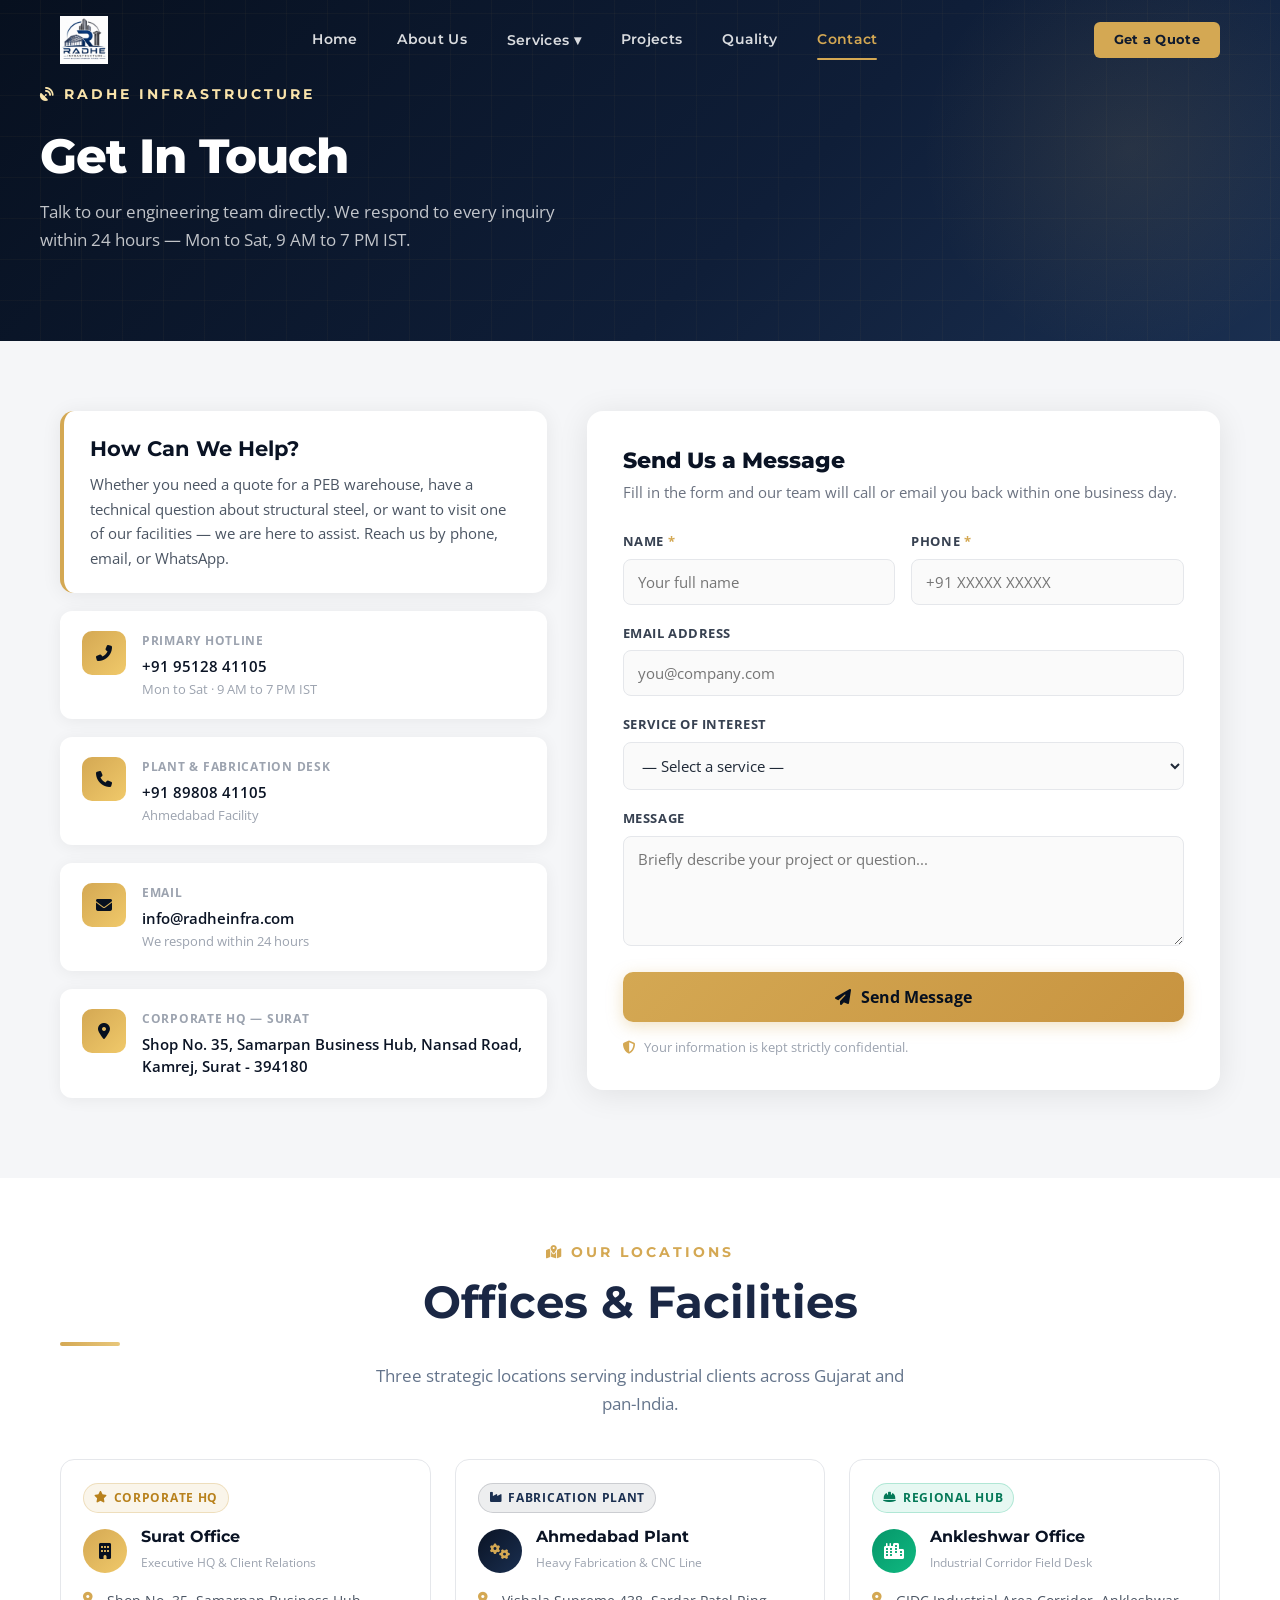
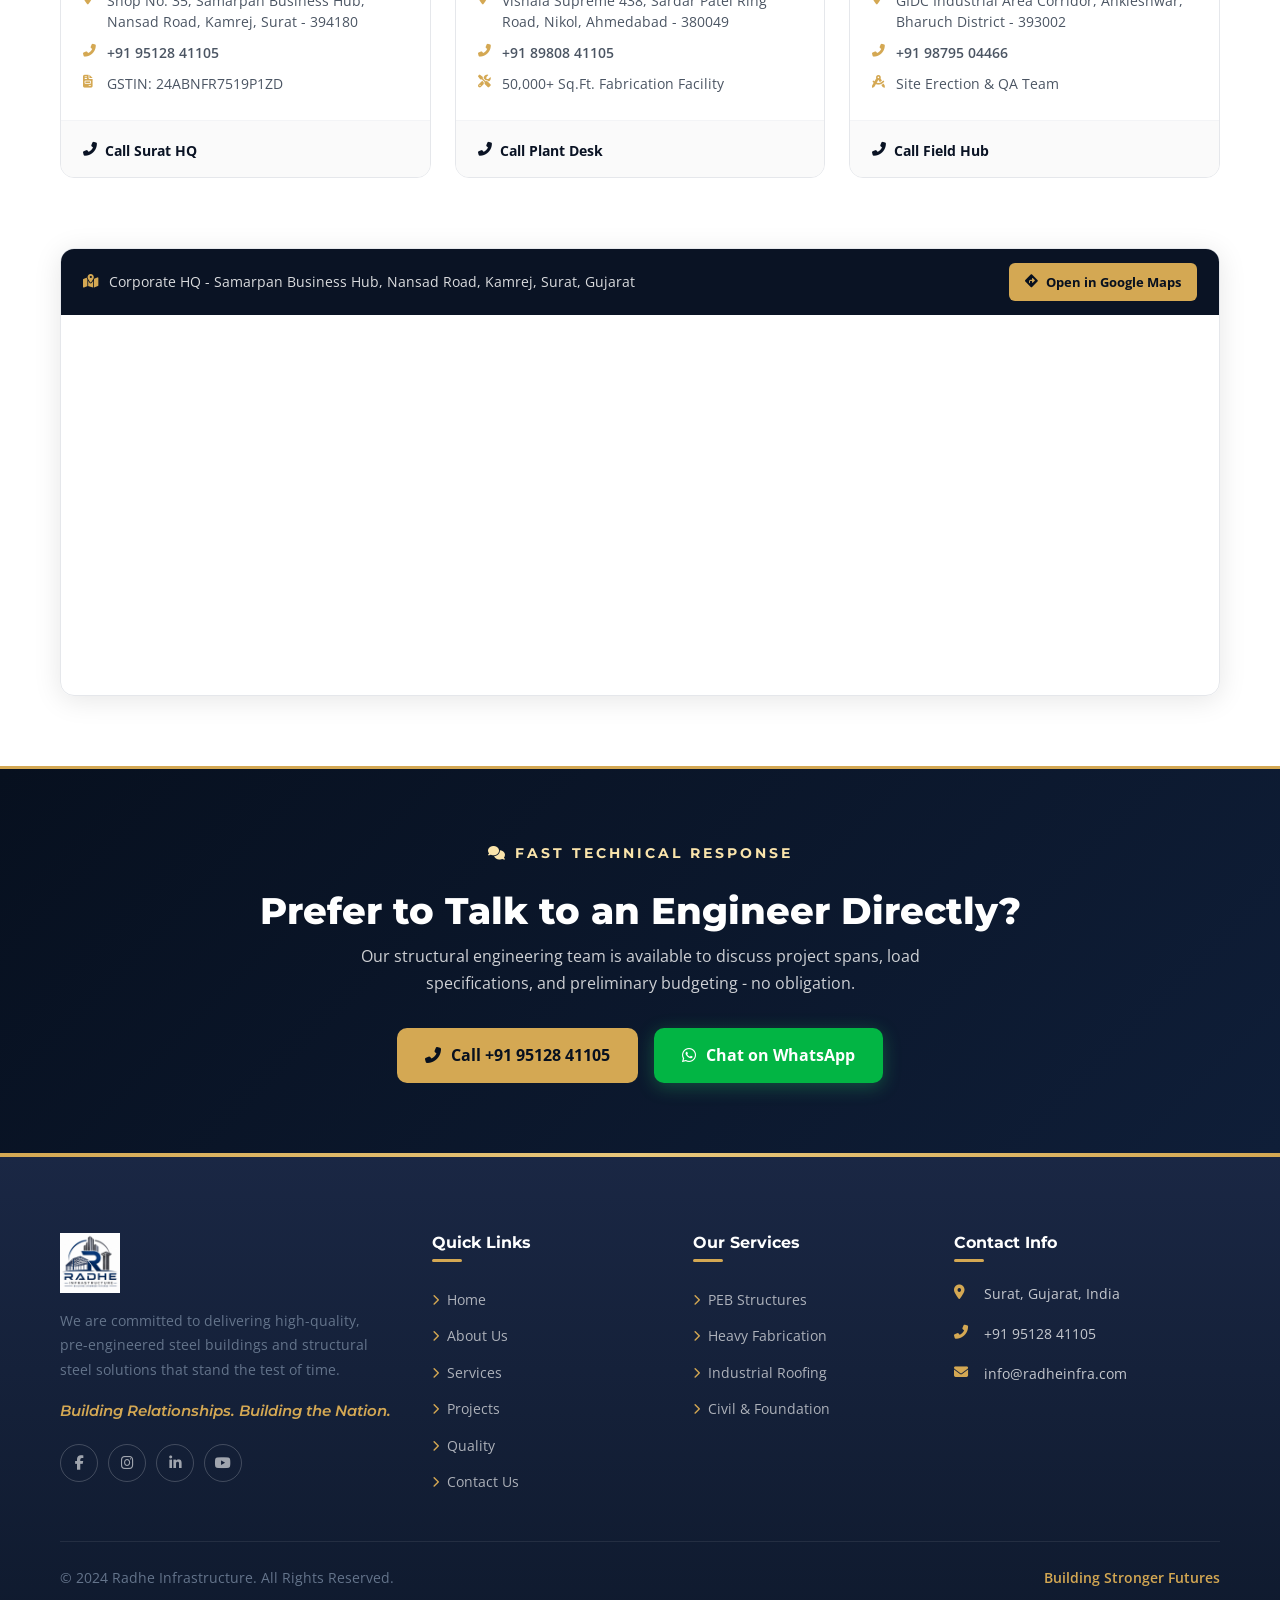
<file: contact.html>
﻿<!DOCTYPE html>
<html lang="en">
<head>
  <meta charset="UTF-8">
  <meta name="viewport" content="width=device-width, initial-scale=1.0">
  <title>Contact Us - Radhe Infrastructure | PEB &amp; Steel Structures Gujarat</title>
  <meta name="description" content="Contact Radhe Infrastructure for Pre-Engineered Buildings, heavy steel fabrication, and industrial roofing. Offices in Surat, Ahmedabad and Ankleshwar.">
  <meta name="keywords" content="contact Radhe Infrastructure, PEB quotation, steel fabrication Gujarat, industrial construction contact">
  <link rel="preconnect" href="https://fonts.googleapis.com">
  <link rel="preconnect" href="https://fonts.gstatic.com" crossorigin>
  <link href="https://fonts.googleapis.com/css2?family=Montserrat:wght@400;500;600;700;800&family=Open+Sans:wght@400;600;700&display=swap" rel="stylesheet">
  <link rel="stylesheet" href="https://cdnjs.cloudflare.com/ajax/libs/font-awesome/6.4.0/css/all.min.css">
  <link rel="stylesheet" href="css/styles.css">
  <style>
    .contact-hero-mini{position:relative;min-height:280px;display:flex;align-items:center;background:linear-gradient(135deg,#07101f 0%,#0f1e38 60%,#1a2f50 100%);overflow:hidden}
    .contact-hero-mini::before{content:'';position:absolute;inset:0;background:repeating-linear-gradient(0deg,transparent,transparent 40px,rgba(212,168,83,.04) 40px,rgba(212,168,83,.04) 41px),repeating-linear-gradient(90deg,transparent,transparent 40px,rgba(212,168,83,.04) 40px,rgba(212,168,83,.04) 41px)}
    .contact-hero-mini::after{content:'';position:absolute;right:-60px;top:-60px;width:420px;height:420px;border-radius:50%;background:radial-gradient(circle,rgba(212,168,83,.1) 0%,transparent 70%)}
    .contact-hero-content{position:relative;z-index:2;padding:80px 0 70px}
    .contact-hero-content .section-label{color:#fae4ab!important}
    .contact-hero-content h1{font-size:clamp(2rem,4vw,3rem);font-weight:800;color:#fff;margin:10px 0 12px}
    .contact-hero-content p{color:rgba(255,255,255,.75);font-size:1.05rem;max-width:540px}
    .contact-main{padding:70px 0 80px;background:#f5f6f8}
    .contact-layout{display:grid;grid-template-columns:1fr 1.3fr;gap:40px;align-items:start}
    .contact-info-panel{display:flex;flex-direction:column;gap:18px}
    .contact-info-intro{padding:26px 26px 22px;background:#fff;border-radius:14px;border-left:4px solid #d4a853;box-shadow:0 2px 20px rgba(0,0,0,.07)}
    .contact-info-intro h2{font-size:1.3rem;font-weight:700;color:#0a1324;margin:0 0 10px}
    .contact-info-intro p{color:#4b5563;font-size:.94rem;line-height:1.65;margin:0}
    .contact-item-card{display:flex;align-items:flex-start;gap:16px;padding:20px 22px;background:#fff;border-radius:12px;box-shadow:0 2px 16px rgba(0,0,0,.06);transition:box-shadow .25s,transform .25s;text-decoration:none;color:inherit}
    .contact-item-card:hover{box-shadow:0 6px 28px rgba(0,0,0,.11);transform:translateY(-2px)}
    .contact-item-icon{width:44px;height:44px;min-width:44px;border-radius:10px;background:linear-gradient(135deg,#d4a853,#f0c96a);display:flex;align-items:center;justify-content:center;color:#07101f;font-size:1rem}
    .contact-item-body strong{display:block;font-size:.76rem;font-weight:700;letter-spacing:.06em;text-transform:uppercase;color:#9ca3af;margin-bottom:4px}
    .contact-item-body span,.contact-item-body a{font-size:.96rem;font-weight:600;color:#0a1324;text-decoration:none;line-height:1.45;display:block}
    .contact-item-body a:hover{color:#d4a853}
    .contact-wa-btn{display:flex;align-items:center;justify-content:center;gap:10px;padding:15px 22px;background:#25D366;color:#fff;border-radius:12px;font-weight:700;font-size:1rem;text-decoration:none;box-shadow:0 4px 18px rgba(37,211,102,.3);transition:background .2s,transform .2s}
    .contact-wa-btn:hover{background:#1ebe5d;transform:translateY(-2px)}
    .contact-wa-btn i{font-size:1.2rem}
    .contact-form-panel{background:#fff;border-radius:16px;box-shadow:0 4px 32px rgba(0,0,0,.09);padding:36px 36px 32px}
    .contact-form-panel h3{font-size:1.4rem;font-weight:800;color:#0a1324;margin:0 0 6px}
    .contact-form-panel .form-sub{color:#6b7280;font-size:.93rem;margin:0 0 26px}
    .cform-group{margin-bottom:18px}
    .cform-label{display:block;font-size:.8rem;font-weight:700;letter-spacing:.04em;text-transform:uppercase;color:#374151;margin-bottom:6px}
    .cform-label .req{color:#d4a853}
    .cform-input,.cform-select,.cform-textarea{width:100%;padding:12px 14px;border:1.5px solid #e5e7eb;border-radius:8px;font-size:.95rem;font-family:inherit;color:#1f2937;background:#fafafa;transition:border-color .2s,box-shadow .2s;box-sizing:border-box}
    .cform-input:focus,.cform-select:focus,.cform-textarea:focus{outline:none;border-color:#d4a853;box-shadow:0 0 0 3px rgba(212,168,83,.15);background:#fff}
    .cform-textarea{min-height:110px;resize:vertical}
    .cform-row{display:grid;grid-template-columns:1fr 1fr;gap:16px}
    .cform-submit{width:100%;padding:14px 24px;background:linear-gradient(135deg,#d4a853,#c89440);color:#07101f;border:none;border-radius:10px;font-size:1rem;font-weight:700;font-family:inherit;cursor:pointer;display:flex;align-items:center;justify-content:center;gap:10px;margin-top:6px;transition:background .2s,transform .2s,box-shadow .2s;box-shadow:0 4px 16px rgba(212,168,83,.35)}
    .cform-submit:hover{background:linear-gradient(135deg,#e0b55c,#d4a853);transform:translateY(-1px);box-shadow:0 6px 24px rgba(212,168,83,.45)}
    .cform-note{display:flex;align-items:center;gap:8px;margin-top:14px;font-size:.82rem;color:#9ca3af}
    .cform-note i{color:#d4a853}
    .contact-offices{padding:60px 0 70px;background:#fff}
    .offices-3col{display:grid;grid-template-columns:repeat(3,1fr);gap:24px;margin-top:40px}
    .office-simple-card{border-radius:14px;border:1.5px solid #e5e7eb;overflow:hidden;transition:box-shadow .25s,transform .25s}
    .office-simple-card:hover{box-shadow:0 8px 32px rgba(0,0,0,.1);transform:translateY(-3px)}
    .office-card-top{padding:22px 22px 16px}
    .office-type-tag{display:inline-flex;align-items:center;gap:6px;font-size:.72rem;font-weight:700;letter-spacing:.06em;text-transform:uppercase;padding:4px 10px;border-radius:20px;margin-bottom:14px}
    .tag-gold{background:rgba(212,168,83,.12);color:#b8811c;border:1px solid rgba(212,168,83,.3)}
    .tag-blue{background:rgba(10,19,36,.07);color:#1a2f50;border:1px solid rgba(10,19,36,.15)}
    .tag-green{background:rgba(16,185,129,.1);color:#047857;border:1px solid rgba(16,185,129,.25)}
    .office-icon-row{display:flex;align-items:center;gap:14px;margin-bottom:16px}
    .office-icon-circ{width:44px;height:44px;min-width:44px;border-radius:50%;display:flex;align-items:center;justify-content:center;font-size:1rem}
    .icon-gold{background:linear-gradient(135deg,#d4a853,#f0c96a);color:#07101f}
    .icon-blue{background:linear-gradient(135deg,#0a1324,#1a2f50);color:#d4a853}
    .icon-green{background:linear-gradient(135deg,#059669,#10b981);color:#fff}
    .office-icon-row h4{font-size:1rem;font-weight:700;color:#0a1324;margin:0 0 2px}
    .office-icon-row span{font-size:.78rem;color:#9ca3af}
    .office-detail-line{display:flex;align-items:flex-start;gap:10px;font-size:.87rem;color:#4b5563;margin-bottom:10px;line-height:1.5}
    .office-detail-line i{margin-top:2px;color:#d4a853;font-size:.8rem;min-width:14px}
    .office-detail-line a{color:#4b5563;text-decoration:none;font-weight:600}
    .office-detail-line a:hover{color:#d4a853}
    .office-card-btn-area{padding:14px 22px;border-top:1px solid #f3f4f6;background:#fafafa}
    .office-cta-link{display:inline-flex;align-items:center;gap:8px;font-size:.87rem;font-weight:700;color:#0a1324;text-decoration:none;transition:color .2s}
    .office-cta-link:hover{color:#d4a853}
    .contact-map-section{padding:0 0 70px;background:#fff}
    .map-wrap{border-radius:14px;overflow:hidden;box-shadow:0 4px 28px rgba(0,0,0,.1);border:1.5px solid #e5e7eb}
    .map-header{display:flex;align-items:center;justify-content:space-between;gap:16px;padding:14px 22px;background:#0a1324;flex-wrap:wrap}
    .map-header-left{display:flex;align-items:center;gap:10px;color:rgba(255,255,255,.85);font-size:.87rem}
    .map-header-left i{color:#d4a853}
    .map-open-btn{display:inline-flex;align-items:center;gap:8px;padding:8px 16px;background:#d4a853;color:#07101f;border-radius:6px;font-size:.82rem;font-weight:700;text-decoration:none;white-space:nowrap;transition:background .2s}
    .map-open-btn:hover{background:#c89440}
    .contact-cta-banner{padding:70px 0;background:linear-gradient(135deg,#07101f 0%,#0f1e38 100%);border-top:3px solid #d4a853;text-align:center}
    .contact-cta-banner h2{font-size:clamp(1.7rem,3vw,2.3rem);font-weight:800;color:#fff;margin:12px 0 10px}
    .contact-cta-banner p{color:rgba(255,255,255,.8);font-size:1rem;max-width:580px;margin:0 auto 30px}
    .cta-btn-row{display:flex;justify-content:center;gap:16px;flex-wrap:wrap}
    .btn-call{display:inline-flex;align-items:center;gap:10px;padding:14px 28px;background:#d4a853;color:#07101f;border-radius:10px;font-weight:700;font-size:1rem;text-decoration:none;transition:background .2s,transform .2s}
    .btn-call:hover{background:#c89440;transform:translateY(-2px)}
    .btn-whatsapp{display:inline-flex;align-items:center;gap:10px;padding:14px 28px;background:#02b544;color:#fff;border-radius:10px;font-weight:700;font-size:1rem;text-decoration:none;box-shadow:0 4px 18px rgba(37,211,102,.3);transition:background .2s,transform .2s}
    .btn-whatsapp:hover{background:#01ad46;transform:translateY(-2px)}
    @media(max-width:900px){.contact-layout{grid-template-columns:1fr}.offices-3col{grid-template-columns:1fr}}
    @media(max-width:600px){.cform-row{grid-template-columns:1fr}.contact-form-panel{padding:24px 20px}.map-header{flex-direction:column;align-items:flex-start}}
  </style>
</head>
<body>

  <!-- Standard Navbar -->
  <header class="navbar transparent" id="navbar">
    <div class="container">
      <a href="index.html" class="nav-logo"><img src="assets/logo.png" alt="Radhe Infrastructure"></a>
      <nav class="nav-menu" id="navMenu">
        <a href="index.html" class="nav-link">Home</a>
        <a href="about.html" class="nav-link">About Us</a>
        <div class="nav-dropdown">
          <a href="services.html" class="nav-link">Services &#9662;</a>
          <div class="dropdown-content">
            <a href="service-peb.html"><i class="fas fa-warehouse"></i> Pre-Engineered Buildings</a>
            <a href="service-steel.html"><i class="fas fa-industry"></i> Heavy Steel Fabrication</a>
            <a href="service-roofing.html"><i class="fas fa-home"></i> Industrial Roofing</a>
            <a href="service-civil.html"><i class="fas fa-hard-hat"></i> Civil &amp; Foundation Work</a>
          </div>
        </div>
        <a href="projects.html" class="nav-link">Projects</a>
        <a href="quality.html" class="nav-link">Quality</a>
        <a href="contact.html" class="nav-link active">Contact</a>
      </nav>
      <a href="contact.html" class="btn btn-accent nav-cta">Get a Quote</a>
      <button class="hamburger" id="hamburger"><span></span><span></span><span></span></button>
    </div>
  </header>

  <!-- HERO -->
  <section class="contact-hero-mini">
    <div class="container contact-hero-content reveal">
      <span class="section-label"><i class="fas fa-satellite-dish"></i> RADHE INFRASTRUCTURE</span>
      <h1>Get In Touch</h1>
      <p>Talk to our engineering team directly. We respond to every inquiry within 24 hours — Mon to Sat, 9 AM to 7 PM IST.</p>
    </div>
  </section>

  <!-- MAIN CONTACT SECTION -->
  <section class="contact-main">
    <div class="container">
      <div class="contact-layout">

        <!-- LEFT: Contact Info -->
        <div class="contact-info-panel">
          <div class="contact-info-intro reveal">
            <h2>How Can We Help?</h2>
            <p>Whether you need a quote for a PEB warehouse, have a technical question about structural steel, or want to visit one of our facilities — we are here to assist. Reach us by phone, email, or WhatsApp.</p>
          </div>

          <a href="tel:+919512841105" class="contact-item-card reveal delay-1">
            <div class="contact-item-icon"><i class="fas fa-phone-alt"></i></div>
            <div class="contact-item-body">
              <strong>Primary Hotline</strong>
              <span>+91 95128 41105</span>
              <span style="font-size:.82rem;font-weight:400;color:#9ca3af;margin-top:2px;">Mon to Sat · 9 AM to 7 PM IST</span>
            </div>
          </a>

          <a href="tel:+918980841105" class="contact-item-card reveal delay-1">
            <div class="contact-item-icon"><i class="fas fa-phone"></i></div>
            <div class="contact-item-body">
              <strong>Plant &amp; Fabrication Desk</strong>
              <span>+91 89808 41105</span>
              <span style="font-size:.82rem;font-weight:400;color:#9ca3af;margin-top:2px;">Ahmedabad Facility</span>
            </div>
          </a>

          <a href="mailto:info@radheinfra.com" class="contact-item-card reveal delay-2">
            <div class="contact-item-icon"><i class="fas fa-envelope"></i></div>
            <div class="contact-item-body">
              <strong>Email</strong>
              <span>info@radheinfra.com</span>
              <span style="font-size:.82rem;font-weight:400;color:#9ca3af;margin-top:2px;">We respond within 24 hours</span>
            </div>
          </a>

          <a href="https://maps.google.com/?q=Samarpan+Business+Hub+Kamrej+Surat" target="_blank" class="contact-item-card reveal delay-2">
            <div class="contact-item-icon"><i class="fas fa-map-marker-alt"></i></div>
            <div class="contact-item-body">
              <strong>Corporate HQ — Surat</strong>
              <span>Shop No. 35, Samarpan Business Hub, Nansad Road, Kamrej, Surat - 394180</span>
            </div>
          </a>
        </div>

        <!-- RIGHT: Quick Inquiry Form -->
        <div class="contact-form-panel reveal delay-1">
          <h3>Send Us a Message</h3>
          <p class="form-sub">Fill in the form and our team will call or email you back within one business day.</p>

          <form action="https://formspree.io/f/mqaeekzz" method="POST" id="quickContactForm">
            <input type="hidden" name="_subject" value="New Contact Inquiry - Radhe Infrastructure">

            <div class="cform-row">
              <div class="cform-group">
                <label class="cform-label" for="cName">Name <span class="req">*</span></label>
                <input type="text" id="cName" name="name" class="cform-input" placeholder="Your full name" required>
              </div>
              <div class="cform-group">
                <label class="cform-label" for="cPhone">Phone <span class="req">*</span></label>
                <input type="tel" id="cPhone" name="phone" class="cform-input" placeholder="+91 XXXXX XXXXX" required>
              </div>
            </div>

            <div class="cform-group">
              <label class="cform-label" for="cEmail">Email Address</label>
              <input type="email" id="cEmail" name="email" class="cform-input" placeholder="you@company.com">
            </div>

            <div class="cform-group">
              <label class="cform-label" for="cService">Service of Interest</label>
              <select id="cService" name="service" class="cform-select">
                <option value="">— Select a service —</option>
                <option>Pre-Engineered Building (PEB)</option>
                <option>Heavy Steel Fabrication</option>
                <option>Industrial Roofing</option>
                <option>Civil &amp; Foundation Work</option>
                <option>Turnkey Project</option>
                <option>General Inquiry</option>
              </select>
            </div>

            <div class="cform-group">
              <label class="cform-label" for="cMessage">Message</label>
              <textarea id="cMessage" name="message" class="cform-textarea" placeholder="Briefly describe your project or question..."></textarea>
            </div>

            <button type="submit" class="cform-submit">
              <i class="fas fa-paper-plane"></i>
              Send Message
            </button>

            <div class="cform-note">
              <i class="fas fa-shield-alt"></i>
              Your information is kept strictly confidential.
            </div>
          </form>
        </div>

      </div>
    </div>
  </section>

  <!-- OFFICES -->
  <section class="contact-offices">
    <div class="container">
      <div class="text-center reveal">
        <span class="section-label"><i class="fas fa-map-marked-alt"></i> OUR LOCATIONS</span>
        <h2 class="section-title" style="text-align:center;">Offices &amp; Facilities</h2>
        <p class="section-subtitle" style="text-align:center;max-width:560px;margin:0 auto;">Three strategic locations serving industrial clients across Gujarat and pan-India.</p>
      </div>

      <div class="offices-3col">
        <!-- Surat HQ -->
        <div class="office-simple-card reveal delay-1">
          <div class="office-card-top">
            <span class="office-type-tag tag-gold"><i class="fas fa-star"></i> Corporate HQ</span>
            <div class="office-icon-row">
              <div class="office-icon-circ icon-gold"><i class="fas fa-building"></i></div>
              <div><h4>Surat Office</h4><span>Executive HQ &amp; Client Relations</span></div>
            </div>
            <div class="office-detail-line"><i class="fas fa-map-marker-alt"></i><span>Shop No. 35, Samarpan Business Hub, Nansad Road, Kamrej, Surat - 394180</span></div>
            <div class="office-detail-line"><i class="fas fa-phone-alt"></i><a href="tel:+919512841105">+91 95128 41105</a></div>
            <div class="office-detail-line"><i class="fas fa-file-invoice"></i><span>GSTIN: 24ABNFR7519P1ZD</span></div>
          </div>
          <div class="office-card-btn-area">
            <a href="tel:+919512841105" class="office-cta-link"><i class="fas fa-phone-alt"></i> Call Surat HQ</a>
          </div>
        </div>

        <!-- Ahmedabad Plant -->
        <div class="office-simple-card reveal delay-2">
          <div class="office-card-top">
            <span class="office-type-tag tag-blue"><i class="fas fa-industry"></i> Fabrication Plant</span>
            <div class="office-icon-row">
              <div class="office-icon-circ icon-blue"><i class="fas fa-cogs"></i></div>
              <div><h4>Ahmedabad Plant</h4><span>Heavy Fabrication &amp; CNC Line</span></div>
            </div>
            <div class="office-detail-line"><i class="fas fa-map-marker-alt"></i><span>Vishala Supreme 438, Sardar Patel Ring Road, Nikol, Ahmedabad - 380049</span></div>
            <div class="office-detail-line"><i class="fas fa-phone-alt"></i><a href="tel:+918980841105">+91 89808 41105</a></div>
            <div class="office-detail-line"><i class="fas fa-tools"></i><span>50,000+ Sq.Ft. Fabrication Facility</span></div>
          </div>
          <div class="office-card-btn-area">
            <a href="tel:+918980841105" class="office-cta-link"><i class="fas fa-phone-alt"></i> Call Plant Desk</a>
          </div>
        </div>

        <!-- Ankleshwar Hub -->
        <div class="office-simple-card reveal delay-3">
          <div class="office-card-top">
            <span class="office-type-tag tag-green"><i class="fas fa-hard-hat"></i> Regional Hub</span>
            <div class="office-icon-row">
              <div class="office-icon-circ icon-green"><i class="fas fa-city"></i></div>
              <div><h4>Ankleshwar Office</h4><span>Industrial Corridor Field Desk</span></div>
            </div>
            <div class="office-detail-line"><i class="fas fa-map-marker-alt"></i><span>GIDC Industrial Area Corridor, Ankleshwar, Bharuch District - 393002</span></div>
            <div class="office-detail-line"><i class="fas fa-phone-alt"></i><a href="tel:+919879504466">+91 98795 04466</a></div>
            <div class="office-detail-line"><i class="fas fa-drafting-compass"></i><span>Site Erection &amp; QA Team</span></div>
          </div>
          <div class="office-card-btn-area">
            <a href="tel:+919879504466" class="office-cta-link"><i class="fas fa-phone-alt"></i> Call Field Hub</a>
          </div>
        </div>
      </div>
    </div>
  </section>

  <!-- MAP -->
  <section class="contact-map-section">
    <div class="container">
      <div class="map-wrap reveal">
        <div class="map-header">
          <div class="map-header-left">
            <i class="fas fa-map-marked-alt"></i>
            <span>Corporate HQ - Samarpan Business Hub, Nansad Road, Kamrej, Surat, Gujarat</span>
          </div>
          <a href="https://maps.google.com/?q=Samarpan+Business+Hub+Kamrej+Surat" target="_blank" class="map-open-btn">
            <i class="fas fa-directions"></i> Open in Google Maps
          </a>
        </div>
        <iframe
          src="https://www.google.com/maps/embed?pb=!1m18!1m12!1m3!1d119066.52982230402!2d72.7398947!3d21.1592001!2m3!1f0!2f0!3f0!3m2!1i1024!2i768!4f13.1!3m3!1m2!1s0x3be04e59411d1563%3A0xfe4558290938b042!2sSurat%2C%20Gujarat!5e0!3m2!1sen!2sin!4v1700000000000!5m2!1sen!2sin"
          width="100%" height="380" style="border:0;display:block;"
          allowfullscreen="" loading="lazy" referrerpolicy="no-referrer-when-downgrade">
        </iframe>
      </div>
    </div>
  </section>

  <!-- CTA BANNER -->
  <section class="contact-cta-banner">
    <div class="container reveal-up">
      <span class="section-label" style="color:#fae4ab!important;"><i class="fas fa-comments"></i> FAST TECHNICAL RESPONSE</span>
      <h2>Prefer to Talk to an Engineer Directly?</h2>
      <p>Our structural engineering team is available to discuss project spans, load specifications, and preliminary budgeting - no obligation.</p>
      <div class="cta-btn-row">
        <a href="tel:+919512841105" class="btn-call"><i class="fas fa-phone-alt"></i> Call +91 95128 41105</a>
        <a href="https://wa.me/919512841105" target="_blank" class="btn-whatsapp"><i class="fab fa-whatsapp"></i> Chat on WhatsApp</a>
      </div>
    </div>
  </section>

  <!-- Standard Footer -->
  <footer class="footer">
    <div class="container">
      <div class="footer-grid">
        <div class="footer-about">
          <img src="assets/logo.png" alt="Radhe Infrastructure" class="footer-logo">
          <p>We are committed to delivering high-quality, pre-engineered steel buildings and structural steel solutions that stand the test of time.</p>
          <p class="tagline">Building Relationships. Building the Nation.</p>
          <div class="footer-social">
            <a href="#"><i class="fab fa-facebook-f"></i></a>
            <a href="#"><i class="fab fa-instagram"></i></a>
            <a href="#"><i class="fab fa-linkedin-in"></i></a>
            <a href="#"><i class="fab fa-youtube"></i></a>
          </div>
        </div>
        <div>
          <h4>Quick Links</h4>
          <div class="footer-links">
            <a href="index.html"><i class="fas fa-chevron-right"></i> Home</a>
            <a href="about.html"><i class="fas fa-chevron-right"></i> About Us</a>
            <a href="services.html"><i class="fas fa-chevron-right"></i> Services</a>
            <a href="projects.html"><i class="fas fa-chevron-right"></i> Projects</a>
            <a href="quality.html"><i class="fas fa-chevron-right"></i> Quality</a>
            <a href="contact.html"><i class="fas fa-chevron-right"></i> Contact Us</a>
          </div>
        </div>
        <div>
          <h4>Our Services</h4>
          <div class="footer-links">
            <a href="service-peb.html"><i class="fas fa-chevron-right"></i> PEB Structures</a>
            <a href="service-steel.html"><i class="fas fa-chevron-right"></i> Heavy Fabrication</a>
            <a href="service-roofing.html"><i class="fas fa-chevron-right"></i> Industrial Roofing</a>
            <a href="service-civil.html"><i class="fas fa-chevron-right"></i> Civil &amp; Foundation</a>
          </div>
        </div>
        <div>
          <h4>Contact Info</h4>
          <div class="footer-contact-item"><i class="fas fa-map-marker-alt"></i><span>Surat, Gujarat, India</span></div>
          <div class="footer-contact-item"><i class="fas fa-phone-alt"></i><span>+91 95128 41105</span></div>
          <div class="footer-contact-item"><i class="fas fa-envelope"></i><span>info@radheinfra.com</span></div>
        </div>
      </div>
      <div class="footer-bottom">
        <p>&copy; 2024 Radhe Infrastructure. All Rights Reserved.</p>
        <p class="tagline">Building Stronger Futures</p>
      </div>
    </div>
  </footer>

  <button class="back-to-top" aria-label="Back to top"><i class="fas fa-arrow-up"></i></button>
  <script src="js/main.js"></script>
</body>
</html>
</file>
<file: css/styles.css>
/* ============================================================
   RADHE INFRASTRUCTURE — Master Stylesheet
   Modular Architecture:
   - base.css: Reset, Variables, Typography, Layout, Navigation, Footer & Utilities
   - components.css: Services, Verticals, Projects, Videos, Management & Marquee
   - telemetry.css: 3D Benchmark Telemetry & Live Stats Bar
   - contact.css: Modern Contact Layout, RFQ Portal & Quick Quote
   - studio.css: Interactive Structural Studio & CAD Engine
   ============================================================ */

@import url('base.css');
@import url('components.css');
@import url('telemetry.css');
@import url('contact.css');
@import url('studio.css');
</file>
